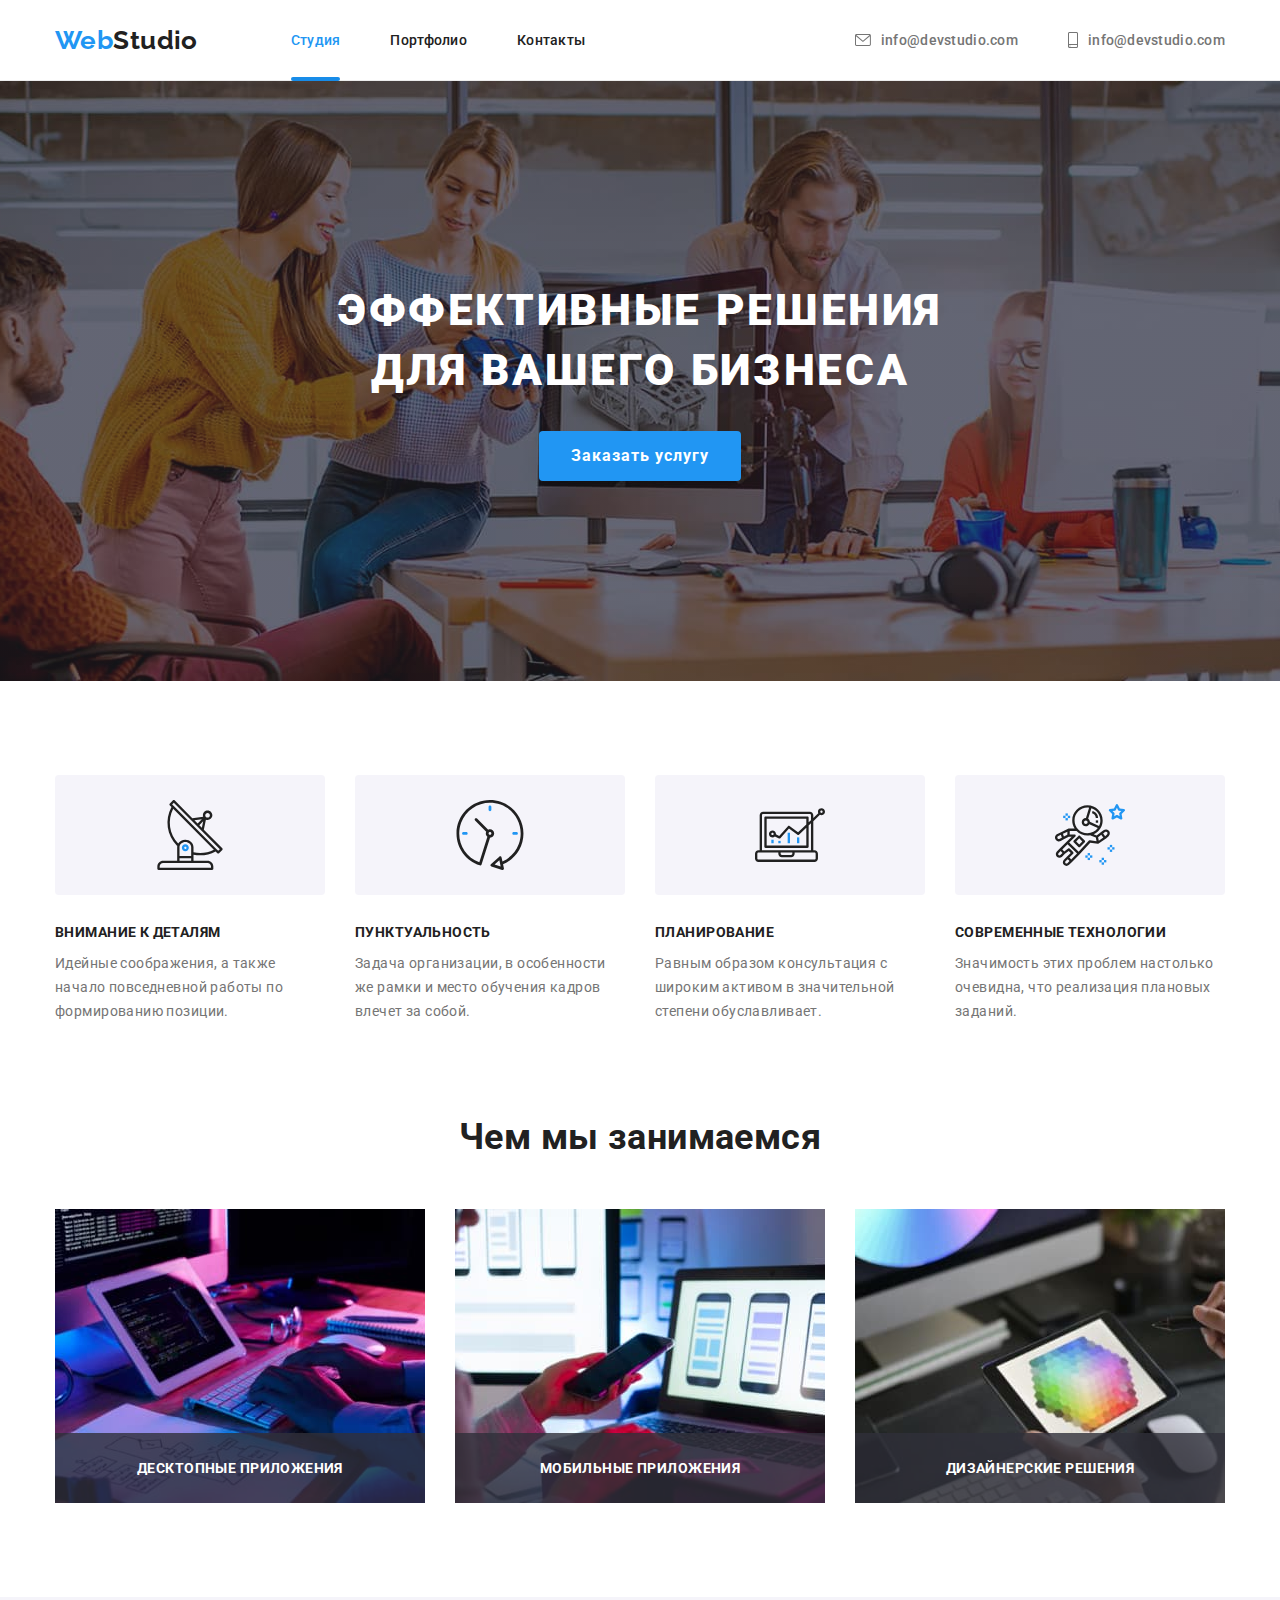
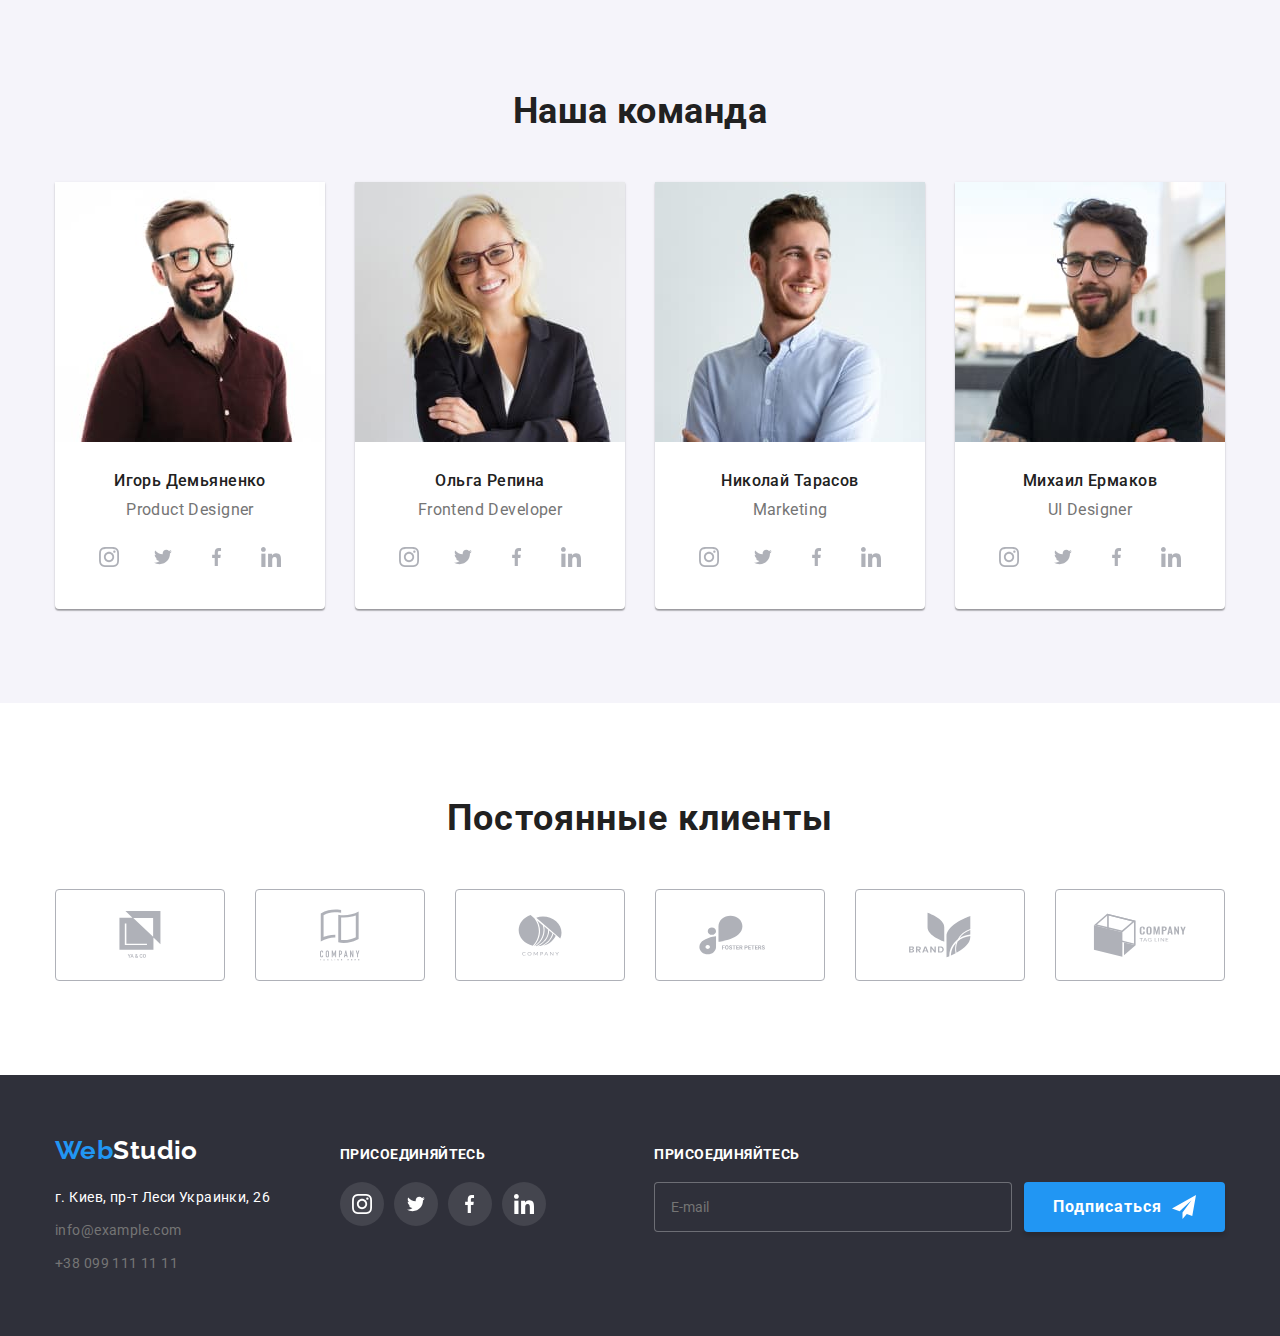
<file: index.html>
<!DOCTYPE html>
<html lang="ru">
  <head>
    <meta charset="UTF-8" />
    <meta http-equiv="X-UA-Compatible" content="IE=edge" />
    <meta name="viewport" content="width=device-width, initial-scale=1.0" />
    <link rel="preconnect" href="https://fonts.googleapis.com" />
    <link rel="preconnect" href="https://fonts.gstatic.com" crossorigin />
    <link
      href="https://fonts.googleapis.com/css2?family=Oleo+Script&family=Raleway:wght@700&family=Roboto:wght@400;500;700;900&display=swap"
      rel="stylesheet"
    />
    <title>Web Studio</title>
    <link
      rel="stylesheet"
      href="https://cdnjs.cloudflare.com/ajax/libs/modern-normalize/1.1.0/modern-normalize.min.css"
    />
    <link rel="stylesheet" href="./css/style.css" />
  </head>
  <body>
    <header class="header">
      <div class="container">
        <div class="nav-container">
          <nav class="header-nav">
            <a href="index.html" class="logo"
              >Web<span class="logo-span">Studio</span></a
            >
            <ul class="header-list">
              <li class="item">
                <a href="./index.html" class="current header-link">Студия</a>
              </li>
              <li class="item">
                <a href="./portfolio.html" class="header-link">Портфолио</a>
              </li>
              <li class="item">
                <a href="" class="header-link">Контакты</a>
              </li>
            </ul>
          </nav>
          <ul class="header-contact-list">
            <li class="header-contact-list-item">
              <a href="mailto:info@devstudio.com" class="header-contact-link">
                <svg
                  class="header-contact-list-icon-mail"
                  width="16px"
                  height="12px"
                >
                  <use href="./images/icons-defs.svg#icon-mail"></use>
                </svg>

                info@devstudio.com</a
              >
            </li>
            <li class="header-contact-list-item">
              <a href="tel:+380991111111" class="header-contact-link">
                <svg
                  class="header-contact-list-icon-smartphone"
                  width="10px"
                  height="16px"
                >
                  <use href="./images/icons-defs.svg#icon-smartphone"></use>
                </svg>

                info@devstudio.com</a
              >
            </li>
          </ul>
        </div>
      </div>
    </header>
    <main>
      <section class="hero-container">
        <div class="container">
          <h1 class="hero-main-text">Эффективные решения для вашего бизнеса</h1>
          <button class="hero-btn" data-modal-open>Заказать услугу</button>
        </div>
      </section>
      <section class="section">
        <div class="container">
          <h2 class="dignity-main-text visually-hidden">Наши достоинства</h2>
          <ul class="dignity-list">
            <li class="dignity-list-item dignity-list-item-icon details">
              <h3 class="dignity-article-text">Внимание к деталям</h3>
              <p class="dignity-description-text">
                Идейные соображения, а также начало повседневной работы по
                формированию позиции.
              </p>
            </li>
            <li class="dignity-list-item dignity-list-item-icon punctuality">
              <h3 class="dignity-article-text">Пунктуальность</h3>
              <p class="dignity-description-text">
                Задача организации, в особенности же рамки и место обучения
                кадров влечет за собой.
              </p>
            </li>
            <li class="dignity-list-item dignity-list-item-icon planning">
              <h3 class="dignity-article-text">Планирование</h3>
              <p class="dignity-description-text">
                Равным образом консультация с широким активом в значительной
                степени обуславливает.
              </p>
            </li>
            <li class="dignity-list-item dignity-list-item-icon technology">
              <h3 class="dignity-article-text">Современные технологии</h3>
              <p class="dignity-description-text">
                Значимость этих проблем настолько очевидна, что реализация
                плановых заданий.
              </p>
            </li>
          </ul>
        </div>
      </section>
      <section class="occupation section">
        <div class="container">
          <h2 class="occupation-main-text">Чем мы занимаемся</h2>
          <ul class="occupation-list">
            <li class="occupation-list-item">
              <img
                class=""
                src="./images/img_1.jpg"
                alt="Картинка 1"
                width="370"
                height="294"
              />
              <div class="occupation-list-description-pl">
                <p class="occupation-list-description-pl-text">
                  Десктопные приложения
                </p>
              </div>
            </li>

            <li class="occupation-list-item">
              <img
                class=""
                src="./images/img_2.jpg"
                alt="Картинка 2"
                width="370"
                height="294"
              />
              <div class="occupation-list-description-pl">
                <p class="occupation-list-description-pl-text">
                  Мобильные приложения
                </p>
              </div>
            </li>
            <li class="occupation-list-item">
              <img
                class=""
                src="./images/img_3.jpg"
                alt="Картинка 3"
                width="370"
                height="294"
              />
              <div class="occupation-list-description-pl">
                <p class="occupation-list-description-pl-text">
                  Дизайнерские решения
                </p>
              </div>
            </li>
          </ul>
        </div>
      </section>
      <section class="team section">
        <div class="container">
          <h2 class="team-main-text">Наша команда</h2>
          <ul class="team-list">
            <li class="team-item">
              <img
                src="./images/ihor.jpg"
                alt="Фото Игорь Демьяненко"
                width="270"
              />
              <h3 class="team-name-text">Игорь Демьяненко</h3>
              <p class="team-position-text">Product Designer</p>
              <ul class="team-social-box">
                <li class="team-social-box-item">
                  <button class="team-social-button">
                    <svg
                      class="team-social-button-icon"
                      width="20px"
                      height="20px"
                    >
                      <use href="./images/icons-defs.svg#icon-instagram"></use>
                    </svg>
                  </button>
                </li>
                <li class="team-social-box-item">
                  <button class="team-social-button">
                    <svg
                      class="team-social-button-icon"
                      width="20px"
                      height="16px"
                    >
                      <use href="./images/icons-defs.svg#icon-twitter"></use>
                    </svg>
                  </button>
                </li>
                <li class="team-social-box-item">
                  <button class="team-social-button">
                    <svg
                      class="team-social-button-icon"
                      width="10px"
                      height="20px"
                    >
                      <use href="./images/icons-defs.svg#icon-facebook"></use>
                    </svg>
                  </button>
                </li>
                <li class="team-social-box-item">
                  <button class="team-social-button">
                    <svg
                      class="team-social-button-icon"
                      width="20px"
                      height="20px"
                    >
                      <use href="./images/icons-defs.svg#icon-indesign"></use>
                    </svg>
                  </button>
                </li>
              </ul>
            </li>

            <li class="team-item">
              <img
                src="./images/olha.jpg"
                alt="Фото Ольга Репина"
                width="270"
              />
              <h3 class="team-name-text">Ольга Репина</h3>
              <p class="team-position-text">Frontend Developer</p>
              <ul class="team-social-box">
                <li class="team-social-box-item">
                  <button class="team-social-button">
                    <svg
                      class="team-social-button-icon"
                      width="20px"
                      height="20px"
                    >
                      <use href="./images/icons-defs.svg#icon-instagram"></use>
                    </svg>
                  </button>
                </li>
                <li class="team-social-box-item">
                  <button class="team-social-button">
                    <svg
                      class="team-social-button-icon"
                      width="20px"
                      height="16px"
                    >
                      <use href="./images/icons-defs.svg#icon-twitter"></use>
                    </svg>
                  </button>
                </li>
                <li class="team-social-box-item">
                  <button class="team-social-button">
                    <svg
                      class="team-social-button-icon"
                      width="10px"
                      height="20px"
                    >
                      <use href="./images/icons-defs.svg#icon-facebook"></use>
                    </svg>
                  </button>
                </li>
                <li class="team-social-box-item">
                  <button class="team-social-button">
                    <svg
                      class="team-social-button-icon"
                      width="20px"
                      height="20px"
                    >
                      <use href="./images/icons-defs.svg#icon-indesign"></use>
                    </svg>
                  </button>
                </li>
              </ul>
            </li>
            <li class="team-item">
              <img
                src="./images/nikolay.jpg"
                alt="Фото Николай Тарасов"
                width="270"
              />
              <h3 class="team-name-text">Николай Тарасов</h3>
              <p class="team-position-text">Marketing</p>
              <ul class="team-social-box">
                <li class="team-social-box-item">
                  <button class="team-social-button">
                    <svg
                      class="team-social-button-icon"
                      width="20px"
                      height="20px"
                    >
                      <use href="./images/icons-defs.svg#icon-instagram"></use>
                    </svg>
                  </button>
                </li>
                <li class="team-social-box-item">
                  <button class="team-social-button">
                    <svg
                      class="team-social-button-icon"
                      width="20px"
                      height="16px"
                    >
                      <use href="./images/icons-defs.svg#icon-twitter"></use>
                    </svg>
                  </button>
                </li>
                <li class="team-social-box-item">
                  <button class="team-social-button">
                    <svg
                      class="team-social-button-icon"
                      width="10px"
                      height="20px"
                    >
                      <use href="./images/icons-defs.svg#icon-facebook"></use>
                    </svg>
                  </button>
                </li>
                <li class="team-social-box-item">
                  <button class="team-social-button">
                    <svg
                      class="team-social-button-icon"
                      width="20px"
                      height="20px"
                    >
                      <use href="./images/icons-defs.svg#icon-indesign"></use>
                    </svg>
                  </button>
                </li>
              </ul>
            </li>
            <li class="team-item">
              <img
                src="./images/mihail.jpg"
                alt="Фото Михаил Ермаков"
                width="270"
              />
              <h3 class="team-name-text">Михаил Ермаков</h3>
              <p class="team-position-text">UI Designer</p>
              <ul class="team-social-box">
                <li class="team-social-box-item">
                  <button class="team-social-button">
                    <svg
                      class="team-social-button-icon"
                      width="20px"
                      height="20px"
                    >
                      <use href="./images/icons-defs.svg#icon-instagram"></use>
                    </svg>
                  </button>
                </li>
                <li class="team-social-box-item">
                  <button class="team-social-button">
                    <svg
                      class="team-social-button-icon"
                      width="20px"
                      height="16px"
                    >
                      <use href="./images/icons-defs.svg#icon-twitter"></use>
                    </svg>
                  </button>
                </li>
                <li class="team-social-box-item">
                  <button class="team-social-button">
                    <svg
                      class="team-social-button-icon"
                      width="10px"
                      height="20px"
                    >
                      <use href="./images/icons-defs.svg#icon-facebook"></use>
                    </svg>
                  </button>
                </li>
                <li class="team-social-box-item">
                  <button class="team-social-button">
                    <svg
                      class="team-social-button-icon"
                      width="20px"
                      height="20px"
                    >
                      <use href="./images/icons-defs.svg#icon-indesign"></use>
                    </svg>
                  </button>
                </li>
              </ul>
            </li>
          </ul>
        </div>
      </section>
      <section class="clients section">
        <div class="container">
          <h2 class="clients-main-text">Постоянные клиенты</h2>
          <ul class="clients-list">
            <li class="clients-list-item">
              <a href="" class="clients-list-item-button">
                <svg
                  class="clients-list-item-button-icon"
                  width="42px"
                  height="47px"
                >
                  <use href="./images/icons-defs.svg#icon-yaco"></use>
                </svg>
              </a>
            </li>
            <li class="clients-list-item">
              <a href="" class="clients-list-item-button">
                <svg
                  class="clients-list-item-button-icon"
                  width="40px"
                  height="52px"
                >
                  <use href="./images/icons-defs.svg#icon-tagline"></use>
                </svg>
              </a>
            </li>
            <li class="clients-list-item">
              <a href="" class="clients-list-item-button">
                <svg
                  class="clients-list-item-button-icon"
                  width="44px"
                  height="42px"
                >
                  <use href="./images/icons-defs.svg#icon-company"></use>
                </svg>
              </a>
            </li>
            <li class="clients-list-item">
              <a href="" class="clients-list-item-button">
                <svg
                  class="clients-list-item-button-icon"
                  width="84px"
                  height="40px"
                >
                  <use href="./images/icons-defs.svg#icon-foster"></use>
                </svg>
              </a>
            </li>
            <li class="clients-list-item">
              <a href="" class="clients-list-item-button">
                <svg
                  class="clients-list-item-button-icon"
                  width="62px"
                  height="46px"
                >
                  <use href="./images/icons-defs.svg#icon-brand"></use>
                </svg>
              </a>
            </li>
            <li class="clients-list-item">
              <a href="" class="clients-list-item-button">
                <svg
                  class="clients-list-item-button-icon"
                  width="94px"
                  height="44px"
                >
                  <use href="./images/icons-defs.svg#icon-tag"></use>
                </svg>
              </a>
            </li>
          </ul>
        </div>
      </section>
    </main>

    <!-- Footer-->

    <footer class="footer">
      <div class="container footer-adress-box">
        <div>
          <a href="index.html" class="logo link"
            >Web<span class="footer-logo-span">Studio</span></a
          >
          <address class="adress-box">
            <ul>
              <li class="footer-list-item">
                <p class="footer-contact">г. Киев, пр-т Леси Украинки, 26</p>
              </li>
              <li class="footer-list-mail">
                <a
                  href="mailto:info@example.com"
                  class="footer-contact-link link"
                  >info@example.com</a
                >
              </li>
              <li class="list">
                <a href="tel:+380991111111" class="footer-contact-link link"
                  >+38 099 111 11 11</a
                >
              </li>
            </ul>
          </address>
        </div>
        <div class="footer-social-box">
          <p class="footer-social-text">присоединяйтесь</p>
          <ul class="footer-social-list">
            <li class="footer-social-box-item">
              <button class="footer-social-button">
                <svg
                  class="footer-social-button-icon"
                  width="20px"
                  height="20px"
                >
                  <use href="./images/icons-defs.svg#icon-instagram"></use>
                </svg>
              </button>
            </li>
            <li class="footer-social-box-item">
              <button class="footer-social-button">
                <svg
                  class="footer-social-button-icon"
                  width="20px"
                  height="16px"
                >
                  <use href="./images/icons-defs.svg#icon-twitter"></use>
                </svg>
              </button>
            </li>
            <li class="footer-social-box-item">
              <button class="footer-social-button">
                <svg
                  class="footer-social-button-icon"
                  width="10px"
                  height="20px"
                >
                  <use href="./images/icons-defs.svg#icon-facebook"></use>
                </svg>
              </button>
            </li>
            <li class="footer-social-box-item">
              <button class="footer-social-button">
                <svg
                  class="footer-social-button-icon"
                  width="20px"
                  height="20px"
                >
                  <use href="./images/icons-defs.svg#icon-indesign"></use>
                </svg>
              </button>
            </li>
          </ul>
        </div>

        <div class="footer-subscribe">
          <p class="footer-social-text">присоединяйтесь</p>

          <form class="footer-subscribe-form-field">
            <input
              type="email"
              name="email"
              id="email"
              placeholder="E-mail"
              class="footer-subscribe-form-input"
            />

            <button class="footer-subscribe-btn" data-modal-open>
              Подписаться
              <svg width="24px" height="24px" class="footer-subscribe-btn-icon">
                <use href="./images/icons-defs.svg#icon-icon-send"></use>
              </svg>
            </button>
          </form>
        </div>
      </div>
    </footer>

    <!-- Modal Box -->

    <div class="backdrop is-hidden" data-modal>
      <div class="modal">
        <button class="modal-close-btn" data-modal-close>
          <svg width="18px" height="18px">
            <use href="./images/icons-defs.svg#icon-close"></use>
          </svg>
        </button>

        <p class="modal-main-text">Оставьте свои данные, мы вам перезвоним</p>
        <form>
          <div class="form-field">
            <label for="name" class="form-field-lable"> Имя </label>
            <div class="form-field-focus-box">
              <input
                type="text"
                name="name"
                id="name"
                class="form-field-focus-box-input"
              />
              <svg class="form-field-icon">
                <use href="./images/icons-defs.svg#icon-person-ico"></use>
              </svg>
            </div>
          </div>

          <div class="form-field">
            <label for="tel" class="form-field-lable"> Телефон </label>
            <div class="form-field-focus-box">
              <input
                type="tel"
                name="tel"
                id="tel"
                class="form-field-focus-box-input"
                title="+380 (11) 111-11-11"
              />
              <svg class="form-field-icon">
                <use href="./images/icons-defs.svg#icon-phone-ico"></use>
              </svg>
            </div>
          </div>

          <div class="form-field">
            <label for="mail" class="form-field-lable"> Почта </label>
            <div class="form-field-focus-box">
              <input
                type="email"
                name="email"
                id="mail"
                required
                class="form-field-focus-box-input"
              />
              <svg class="form-field-icon">
                <use href="./images/icons-defs.svg#icon-email-ico"></use>
              </svg>
            </div>
          </div>

          <div class="form-field comment">
            <label for="comment" class="form-field-lable"> Комментарий </label>
            <textarea
              name="comment"
              id="comment"
              placeholder="Введите текст"
            ></textarea>
          </div>
          <div class="form-agreement">
            <label
              ><input type="checkbox" class="check-input" /> Соглашаюсь с
              рассылкой и принимаю&nbsp;
              <svg class="check-icon">
                <use href="images/icons-defs.svg#icon-check"></use>
              </svg>
              <a href="">Условия договора</a>
            </label>
          </div>

          <button class="modal-btn">Отправить</button>
        </form>
      </div>
    </div>
    <script src="./js/modal.js"></script>
  </body>
</html>
</file>
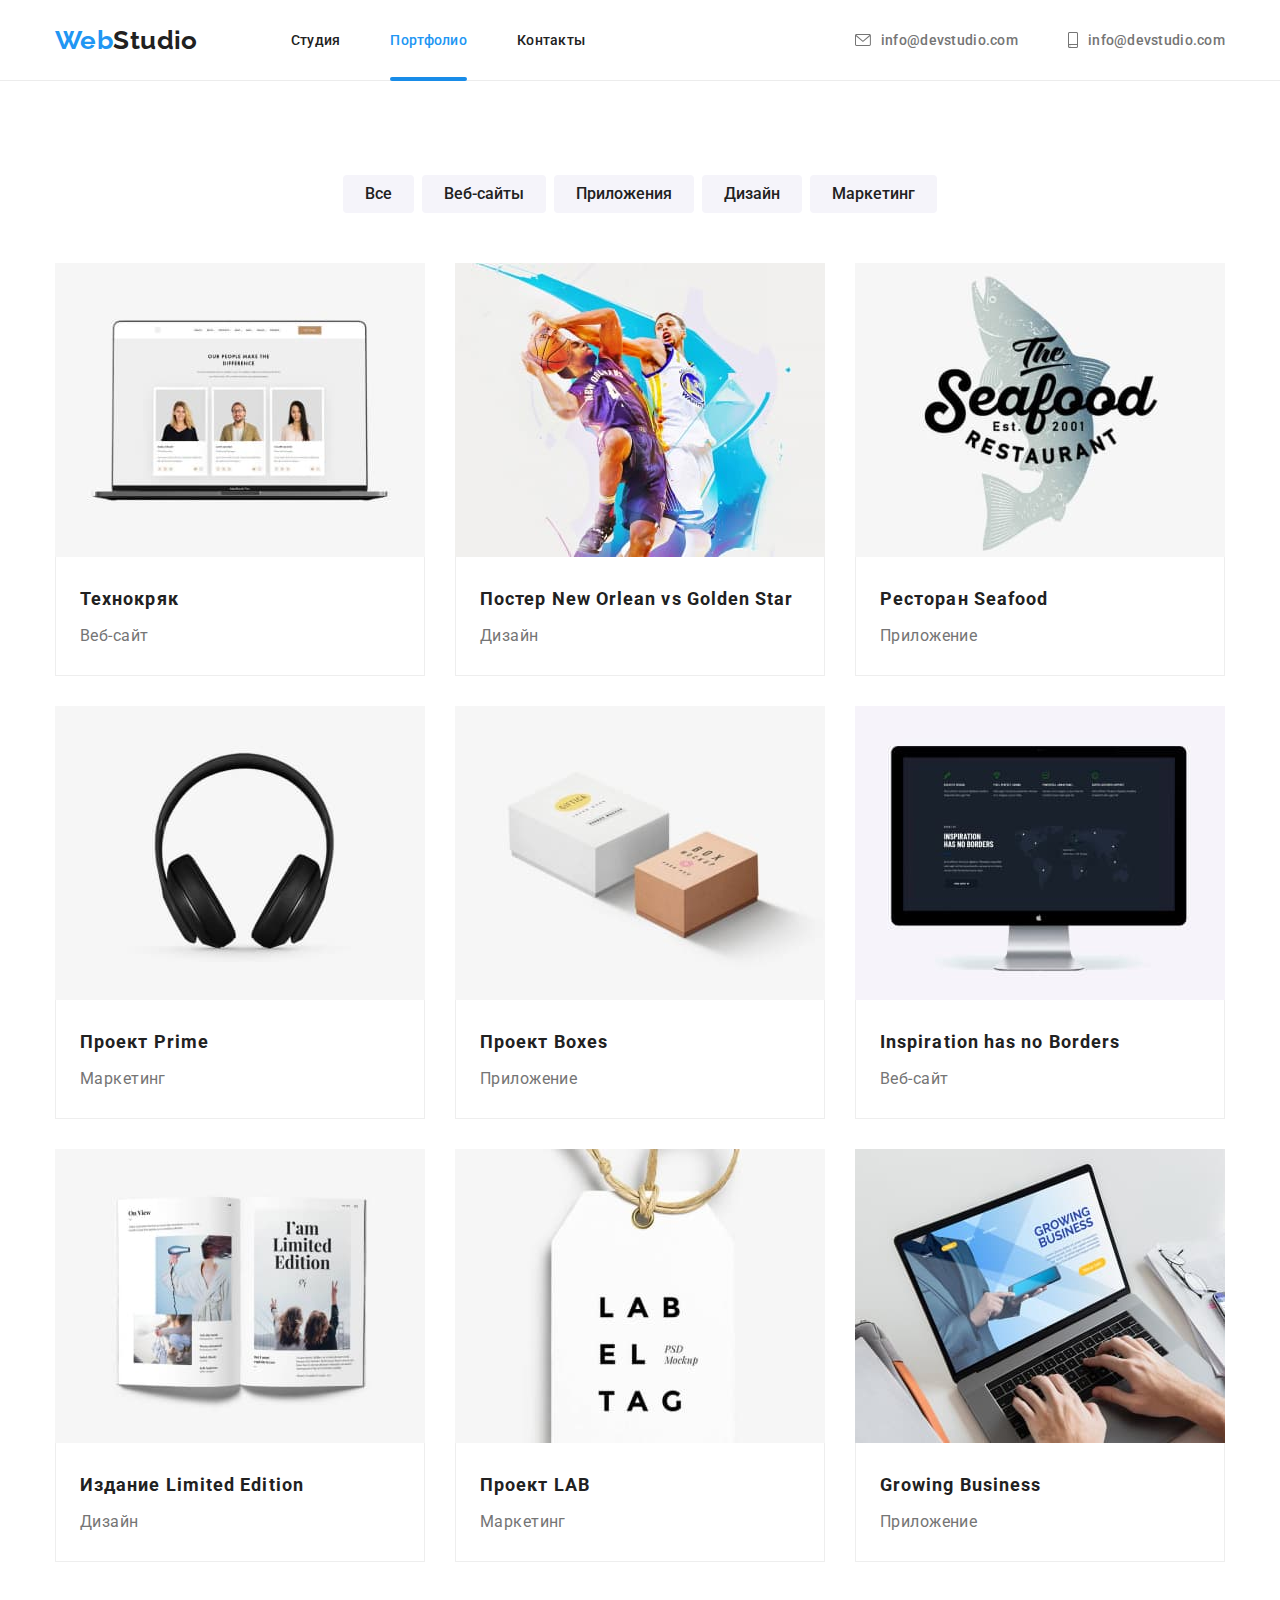
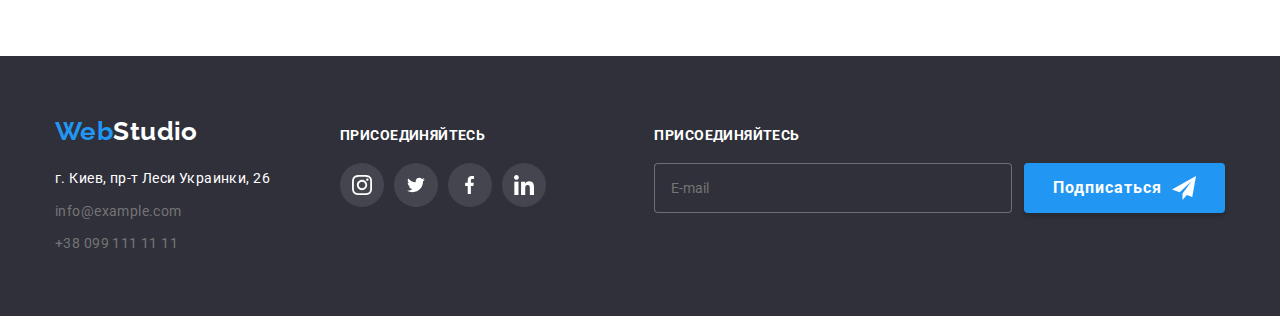
<file: portfolio.html>
<!DOCTYPE html>
<html lang="ru">
  <head>
    <meta charset="UTF-8" />
    <meta http-equiv="X-UA-Compatible" content="IE=edge" />
    <meta name="viewport" content="width=device-width, initial-scale=1.0" />
    <link rel="preconnect" href="https://fonts.googleapis.com" />
    <link rel="preconnect" href="https://fonts.gstatic.com" crossorigin />
    <link
      href="https://fonts.googleapis.com/css2?family=Oleo+Script&family=Raleway:wght@700&family=Roboto:wght@400;500;700;900&display=swap"
      rel="stylesheet"
    />
    <title>Web Studio</title>
    <link
      rel="stylesheet"
      href="https://cdnjs.cloudflare.com/ajax/libs/modern-normalize/1.1.0/modern-normalize.min.css"
    />
    <link rel="stylesheet" href="./css/style.css" />
  </head>
  <body>
    <header class="header">
      <div class="container">
        <div class="nav-container">
          <nav class="header-nav">
            <a href="index.html" class="logo"
              >Web<span class="logo-span">Studio</span></a
            >
            <ul class="header-list">
              <li class="item">
                <a href="./index.html" class="header-link">Студия</a>
              </li>
              <li class="item">
                <a href="./portfolio.html" class="current header-link"
                  >Портфолио</a
                >
              </li>
              <li class="item">
                <a href="" class="header-link">Контакты</a>
              </li>
            </ul>
          </nav>
          <ul class="header-contact-list">
            <li class="header-contact-list-item">
              <a href="mailto:info@devstudio.com" class="header-contact-link">
                <svg
                  class="header-contact-list-icon-mail"
                  width="16px"
                  height="12px"
                >
                  <use href="./images/icons-defs.svg#icon-mail"></use>
                </svg>

                info@devstudio.com</a
              >
            </li>
            <li class="header-contact-list-item">
              <a href="tel:+380991111111" class="header-contact-link">
                <svg
                  class="header-contact-list-icon-smartphone"
                  width="10px"
                  height="16px"
                >
                  <use href="./images/icons-defs.svg#icon-smartphone"></use>
                </svg>

                info@devstudio.com</a
              >
            </li>
          </ul>
        </div>
      </div>
    </header>
    <main>
      <section class="section">
        <div class="container">
          <h1 class="visually-hidden">Наши работы</h1>

          <ul class="portfolio-list-nav">
            <li class="portfolio-list-nav-item">
              <button class="portfolio-btn">Все</button>
            </li>
            <li class="portfolio-list-nav-item">
              <button class="portfolio-btn">Веб-сайты</button>
            </li>
            <li class="portfolio-list-nav-item">
              <button class="portfolio-btn">Приложения</button>
            </li>
            <li class="portfolio-list-nav-item">
              <button class="portfolio-btn">Дизайн</button>
            </li>
            <li class="portfolio-list-nav-item">
              <button class="portfolio-btn">Маркетинг</button>
            </li>
          </ul>

          <ul class="portfolio-list">
            <li class="portfolio-list-item">
              <a href="" class="portfolio-list-item-link">
                <div class="portfolio-list-item-pl-box">
                  <div class="portfolio-list-item-pl">
                    <p class="portfolio-list-item-text">
                      Ресурс предлагает комплексные предложения с разным уровнем
                      функционала и сервисов. Все это позволит посетителю
                      получить исчерпывающие сведения  о компании или частном
                      лице.
                    </p>
                  </div>
                </div>
                <img
                  class=""
                  src="./images/portfolio/techno_kr.jpg"
                  alt="Технокряк"
                  width="370"
                  height="294"
                />

                <div class="portfolio-list-item-description">
                  <h2 class="portfolio-work-name">Технокряк</h2>
                  <p class="portfolio-description">Веб-сайт</p>
                </div>
              </a>
            </li>
            <li class="portfolio-list-item">
              <a href="" class="portfolio-list-item-link">
                <div class="portfolio-list-item-pl-box">
                  <div class="portfolio-list-item-pl">
                    <p class="portfolio-list-item-text">
                      Ресурс предлагает комплексные предложения с разным уровнем
                      функционала и сервисов. Все это позволит посетителю
                      получить исчерпывающие сведения  о компании или частном
                      лице.
                    </p>
                  </div>
                </div>
                <img
                  class=""
                  src="./images/portfolio/new_orlean_vs_golden_star.jpg"
                  alt="New Orlean vs Golden Star"
                />
                <div class="portfolio-list-item-description">
                  <h2 class="portfolio-work-name">
                    Постер New Orlean vs Golden Star
                  </h2>
                  <p class="portfolio-description">Дизайн</p>
                </div>
              </a>
            </li>
            <li class="portfolio-list-item">
              <a href="" class="portfolio-list-item-link">
                <div class="portfolio-list-item-pl-box">
                  <div class="portfolio-list-item-pl">
                    <p class="portfolio-list-item-text">
                      Ресурс предлагает комплексные предложения с разным уровнем
                      функционала и сервисов. Все это позволит посетителю
                      получить исчерпывающие сведения  о компании или частном
                      лице.
                    </p>
                  </div>
                </div>
                <img
                  class=""
                  src="./images/portfolio/seafood.jpg"
                  alt="Seafood"
                  width="370"
                  height="294"
                />
                <div class="portfolio-list-item-description">
                  <h2 class="portfolio-work-name">Ресторан Seafood</h2>
                  <p class="portfolio-description">Приложение</p>
                </div>
              </a>
            </li>
            <li class="portfolio-list-item">
              <a href="" class="portfolio-list-item-link">
                <div class="portfolio-list-item-pl-box">
                  <div class="portfolio-list-item-pl">
                    <p class="portfolio-list-item-text">
                      Ресурс предлагает комплексные предложения с разным уровнем
                      функционала и сервисов. Все это позволит посетителю
                      получить исчерпывающие сведения  о компании или частном
                      лице.
                    </p>
                  </div>
                </div>
                <img
                  class=""
                  src="./images/portfolio/prime.jpg"
                  alt="Prime"
                  width="370"
                  height="294"
                />
                <div class="portfolio-list-item-description">
                  <h2 class="portfolio-work-name">Проект Prime</h2>
                  <p class="portfolio-description">Маркетинг</p>
                </div>
              </a>
            </li>
            <li class="portfolio-list-item">
              <a href="" class="portfolio-list-item-link">
                <div class="portfolio-list-item-pl-box">
                  <div class="portfolio-list-item-pl">
                    <p class="portfolio-list-item-text">
                      Ресурс предлагает комплексные предложения с разным уровнем
                      функционала и сервисов. Все это позволит посетителю
                      получить исчерпывающие сведения  о компании или частном
                      лице.
                    </p>
                  </div>
                </div>
                <img
                  class=""
                  src="./images/portfolio/boxes.jpg"
                  alt="Boxes"
                  width="370"
                  height="294"
                />
                <div class="portfolio-list-item-description">
                  <h2 class="portfolio-work-name">Проект Boxes</h2>
                  <p class="portfolio-description">Приложение</p>
                </div>
              </a>
            </li>
            <li class="portfolio-list-item">
              <a href="" class="portfolio-list-item-link">
                <div class="portfolio-list-item-pl-box">
                  <div class="portfolio-list-item-pl">
                    <p class="portfolio-list-item-text">
                      Ресурс предлагает комплексные предложения с разным уровнем
                      функционала и сервисов. Все это позволит посетителю
                      получить исчерпывающие сведения  о компании или частном
                      лице.
                    </p>
                  </div>
                </div>
                <img
                  class=""
                  src="./images/portfolio/inspiration_has_no_borders.jpg"
                  alt="Inspiration has no Borders"
                  width="370"
                  height="294"
                />
                <div class="portfolio-list-item-description">
                  <h2 class="portfolio-work-name">
                    Inspiration has no Borders
                  </h2>
                  <p class="portfolio-description">Веб-сайт</p>
                </div>
              </a>
            </li>
            <li class="portfolio-list-item">
              <a href="" class="portfolio-list-item-link">
                <div class="portfolio-list-item-pl-box">
                  <div class="portfolio-list-item-pl">
                    <p class="portfolio-list-item-text">
                      Ресурс предлагает комплексные предложения с разным уровнем
                      функционала и сервисов. Все это позволит посетителю
                      получить исчерпывающие сведения  о компании или частном
                      лице.
                    </p>
                  </div>
                </div>
                <img
                  class=""
                  src="./images/portfolio/limited_edition.jpg"
                  alt="Limited Edition"
                  width="370"
                  height="294"
                />
                <div class="portfolio-list-item-description">
                  <h2 class="portfolio-work-name">Издание Limited Edition</h2>
                  <p class="portfolio-description">Дизайн</p>
                </div>
              </a>
            </li>

            <li class="portfolio-list-item">
              <a href="" class="portfolio-list-item-link">
                <div class="portfolio-list-item-pl-box">
                  <div class="portfolio-list-item-pl">
                    <p class="portfolio-list-item-text">
                      Ресурс предлагает комплексные предложения с разным уровнем
                      функционала и сервисов. Все это позволит посетителю
                      получить исчерпывающие сведения  о компании или частном
                      лице.
                    </p>
                  </div>
                </div>
                <img
                  class=""
                  src="./images/portfolio/lab.jpg"
                  alt="LAB"
                  width="370"
                  height="294"
                />
                <div class="portfolio-list-item-description">
                  <h2 class="portfolio-work-name">Проект LAB</h2>
                  <p class="portfolio-description">Маркетинг</p>
                </div>
              </a>
            </li>
            <li class="portfolio-list-item">
              <a href="" class="portfolio-list-item-link">
                <div class="portfolio-list-item-pl-box">
                  <div class="portfolio-list-item-pl">
                    <p class="portfolio-list-item-text">
                      Ресурс предлагает комплексные предложения с разным уровнем
                      функционала и сервисов. Все это позволит посетителю
                      получить исчерпывающие сведения  о компании или частном
                      лице.
                    </p>
                  </div>
                </div>
                <img
                  class=""
                  src="./images/portfolio/growing_business.jpg"
                  alt="Growing Business"
                  width="370"
                  height="294"
                />
                <div class="portfolio-list-item-description">
                  <h2 class="portfolio-work-name">Growing Business</h2>
                  <p class="portfolio-description">Приложение</p>
                </div>
              </a>
            </li>
          </ul>
        </div>
      </section>
    </main>
    <!-- Footer-->

    <footer class="footer">
      <div class="container footer-adress-box">
        <div>
          <a href="index.html" class="logo link"
            >Web<span class="footer-logo-span">Studio</span></a
          >
          <address class="adress-box">
            <ul>
              <li class="footer-list-item">
                <p class="footer-contact">г. Киев, пр-т Леси Украинки, 26</p>
              </li>
              <li class="footer-list-mail">
                <a
                  href="mailto:info@example.com"
                  class="footer-contact-link link"
                  >info@example.com</a
                >
              </li>
              <li class="list">
                <a href="tel:+380991111111" class="footer-contact-link link"
                  >+38 099 111 11 11</a
                >
              </li>
            </ul>
          </address>
        </div>
        <div class="footer-social-box">
          <p class="footer-social-text">присоединяйтесь</p>
          <ul class="footer-social-list">
            <li class="footer-social-box-item">
              <button class="footer-social-button">
                <svg
                  class="footer-social-button-icon"
                  width="20px"
                  height="20px"
                >
                  <use href="./images/icons-defs.svg#icon-instagram"></use>
                </svg>
              </button>
            </li>
            <li class="footer-social-box-item">
              <button class="footer-social-button">
                <svg
                  class="footer-social-button-icon"
                  width="20px"
                  height="16px"
                >
                  <use href="./images/icons-defs.svg#icon-twitter"></use>
                </svg>
              </button>
            </li>
            <li class="footer-social-box-item">
              <button class="footer-social-button">
                <svg
                  class="footer-social-button-icon"
                  width="10px"
                  height="20px"
                >
                  <use href="./images/icons-defs.svg#icon-facebook"></use>
                </svg>
              </button>
            </li>
            <li class="footer-social-box-item">
              <button class="footer-social-button">
                <svg
                  class="footer-social-button-icon"
                  width="20px"
                  height="20px"
                >
                  <use href="./images/icons-defs.svg#icon-indesign"></use>
                </svg>
              </button>
            </li>
          </ul>
        </div>

        <div class="footer-subscribe">
          <p class="footer-social-text">присоединяйтесь</p>

          <form class="footer-subscribe-form-field">
            <input
              type="email"
              name="email"
              id="email"
              placeholder="E-mail"
              class="footer-subscribe-form-input"
            />

            <button class="footer-subscribe-btn" data-modal-open>
              Подписаться
              <svg width="24px" height="24px" class="footer-subscribe-btn-icon">
                <use href="./images/icons-defs.svg#icon-icon-send"></use>
              </svg>
            </button>
          </form>
        </div>
      </div>
    </footer>
  </body>
</html>
</file>
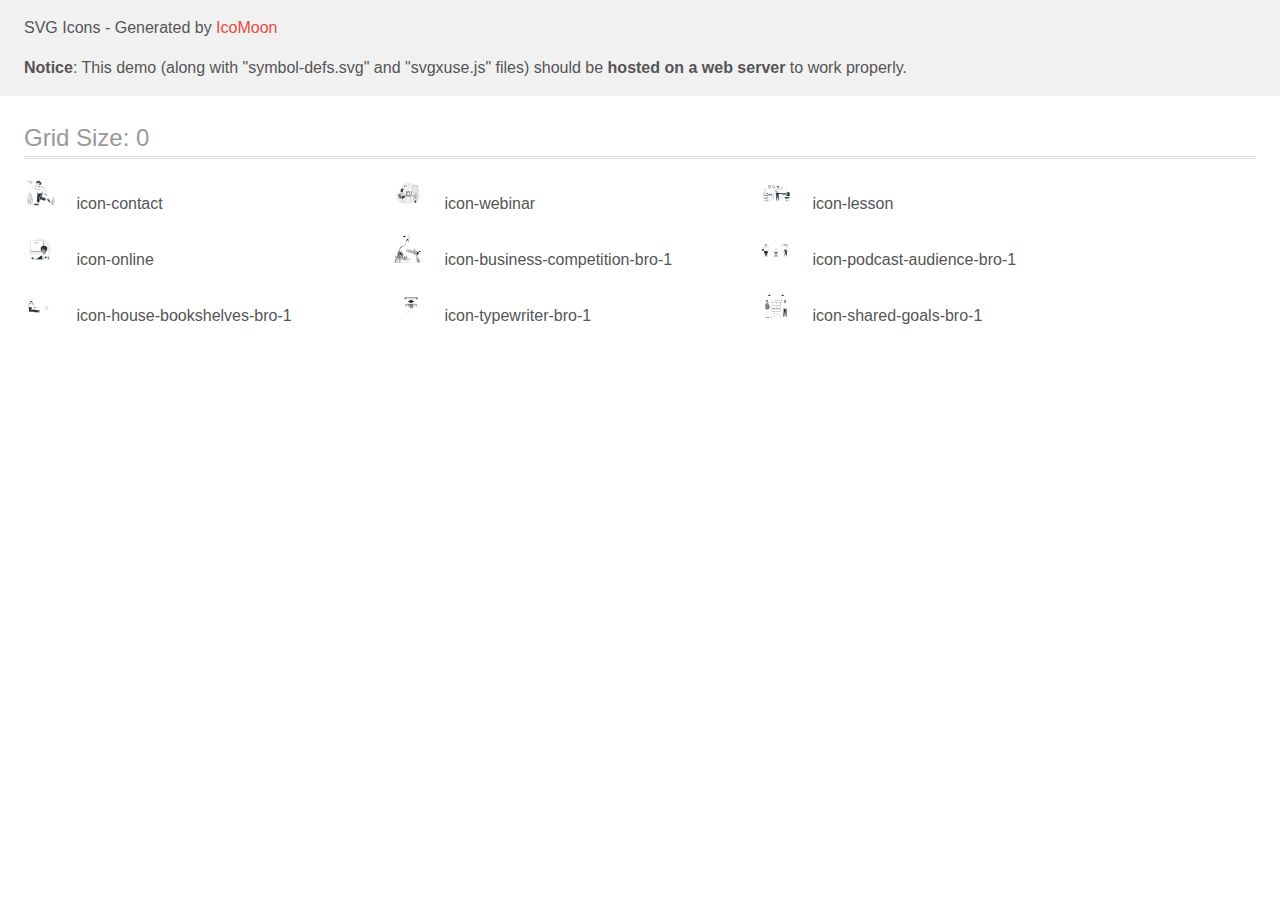
<file: images/icomoon_images/demo-external-svg.html>
<!doctype html>
<html>
<head>
    <title>IcoMoon - SVG Icons</title>
    <meta charset="utf-8">
    <meta name="viewport" content="width=device-width, initial-scale=1">
    <link rel="stylesheet" href="demo-files/demo.css">
    <link rel="stylesheet" href="style.css">
</head>
<body>
<header class="bgc1 clearfix">
<div class="mhl">
    <p>SVG Icons - Generated by <a href="https://icomoon.io/app">IcoMoon</a></p><p><strong>Notice</strong>: This demo (along with "symbol-defs.svg" and "svgxuse.js" files) should be <b>hosted on a web server</b> to work properly.</p>
</div>
</header>
    <div class="clearfix mhl ptl">
        <h1 class="mvm mtn fgc1">Grid Size: 0</h1>
        <div class="glyph fs1">
            <div class="clearfix pbs">
                <svg class="icon icon-contact"><use xlink:href="symbol-defs.svg#icon-contact"></use></svg><span class="name"> icon-contact</span>
            </div>
        </div>
        <div class="glyph fs1">
            <div class="clearfix pbs">
                <svg class="icon icon-webinar"><use xlink:href="symbol-defs.svg#icon-webinar"></use></svg><span class="name"> icon-webinar</span>
            </div>
        </div>
        <div class="glyph fs1">
            <div class="clearfix pbs">
                <svg class="icon icon-lesson"><use xlink:href="symbol-defs.svg#icon-lesson"></use></svg><span class="name"> icon-lesson</span>
            </div>
        </div>
        <div class="glyph fs1">
            <div class="clearfix pbs">
                <svg class="icon icon-online"><use xlink:href="symbol-defs.svg#icon-online"></use></svg><span class="name"> icon-online</span>
            </div>
        </div>
        <div class="glyph fs1">
            <div class="clearfix pbs">
                <svg class="icon icon-business-competition-bro-1"><use xlink:href="symbol-defs.svg#icon-business-competition-bro-1"></use></svg><span class="name"> icon-business-competition-bro-1</span>
            </div>
        </div>
        <div class="glyph fs1">
            <div class="clearfix pbs">
                <svg class="icon icon-podcast-audience-bro-1"><use xlink:href="symbol-defs.svg#icon-podcast-audience-bro-1"></use></svg><span class="name"> icon-podcast-audience-bro-1</span>
            </div>
        </div>
        <div class="glyph fs1">
            <div class="clearfix pbs">
                <svg class="icon icon-house-bookshelves-bro-1"><use xlink:href="symbol-defs.svg#icon-house-bookshelves-bro-1"></use></svg><span class="name"> icon-house-bookshelves-bro-1</span>
            </div>
        </div>
        <div class="glyph fs1">
            <div class="clearfix pbs">
                <svg class="icon icon-typewriter-bro-1"><use xlink:href="symbol-defs.svg#icon-typewriter-bro-1"></use></svg><span class="name"> icon-typewriter-bro-1</span>
            </div>
        </div>
        <div class="glyph fs1">
            <div class="clearfix pbs">
                <svg class="icon icon-shared-goals-bro-1"><use xlink:href="symbol-defs.svg#icon-shared-goals-bro-1"></use></svg><span class="name"> icon-shared-goals-bro-1</span>
            </div>
        </div>
  </div>
<script defer src="svgxuse.js"></script>
</body>
</html>
</file>
<file: css/style.css>
:root {
  --body-bg-color: #ffffff;
  --body-text-color: #212121;
  --logo-color: #2196f3;
  --active-color: #2196f3;
  --logo-span-color: #212121;
  --header-link-color: #212121;
  --header-link-active-color: #2196f3;
  --header-contact-link-active-color: #2196f3;
  --header-contact-link-color: #757575;
  --header-contact-list-icon-color: #757575;
  --header-link-current-color: #2196f3;
  --hero-bg-color: #2f303a;
  --hero-btn-text-color: #ffffff;
  --hero-btn-bg-color: #2196f3;
  --hero-btn-active-color: #188ce8;
  --hero-main-text-color: #ffffff;
  --dignity-article-text-color: #212121;
  --dignity-description-text-color: #757575;
  --occupation-main-text-color: #212121;
  --team-bg-color: #f5f4fa;
  --team-main-text-color: #212121;
  --team-item-color: #ffffff;
  --team-name-text-color: #212121;
  --team-position-text-color: #757575;
  --team-social-button-color: #afb1b8;
  --team-social-button-bg-color: #ffffff;
  --team-social-button-active-color: #ffffff;
  --portfolio-btn-text-color: #212121;
  --portfolio-btn-bg-color: #f5f4fa;
  --portfolio-btn-active-color: #ffffff;
  --portfolio-btn-bg-active-color: #2196f3;
  --portfolio-work-name-color: #212121;
  --portfolio-description-color: #757575;
  --portfolio-list-item-bg-color: #ffffff;
  --portfolio-list-item-description-border-color: #eeeeee;
  --clients-list-item-button-color: #afb1b8;
  --clients-list-item-button-border-color: #afb1b8;
  --clients-list-item-button-bg-color: #ffffff;
  --clients-list-item-button-active-border-color: #188ce8;
  --footer-bg-color: #2f303a;
  --footer-contact-color: #ffffff;
  --footer-logo-span-color: #ffffff;
  --footer-contact-link-color: rgba(255, 255, 255, 0.6);
  --footer-contact-link-active-color: #2196f3;
  --footer-social-text-color: #ffffff;
  --footer-social-text-button-color: #ffffff;
  --footer-social-button-active-color: #2196f3;
  --timing-function: cubic-bezier(0.4, 0, 0.2, 1);
}

html {
  box-sizing: border-box;
}

body {
  font-family: "Roboto", Tahoma, sans-serif;
  color: var(--body-text-color);
  background-color: var(--body-bg-color);
  font-size: 14px;
  letter-spacing: 0.03em;
}

ul,
ul,
a {
  list-style: none;
  text-decoration: none;
  margin: 0;
  padding: 0;
}
h1,
h2,
h3,
h4,
h5,
h6,
p {
  margin: 0;
  padding: 0;
}

img {
  display: block;
  min-width: 100%;
  height: auto;
}

.link {
  text-decoration: none;
}

.list {
  list-style: none;
}

.active {
  color: var(--active-color);
}

.section {
  padding-top: 94px;
  padding-bottom: 94px;
}

.header {
  border-bottom: 1px solid #ececec;
}

.container {
  width: 1200px;
  margin-right: auto;
  margin-left: auto;
  padding-right: 15px;
  padding-left: 15px;
}

.nav-container {
  display: flex;
  align-items: center;
  height: 80px;
}

.logo-box {
  display: flex;
}

.logo {
  font-family: "Raleway", sans-serif;
  font-weight: 700;
  font-size: 26px;
  line-height: 1.19;
  color: var(--logo-color);
}

.logo-span {
  color: var(--logo-span-color);
}
.header-nav {
  display: flex;
}

.header-list {
  display: flex;
  align-items: center;
  margin-left: 93px;
  padding: 0px;
  margin-bottom: 0;
}

.header-list .item:not(:last-child) {
  margin-right: 50px;
}

.header-contact-list-icon-mail {
  fill: var(--header-contact-list-icon-color);
  margin-right: 10px;

  transition: fill 250ms var(--timing-function);
}

.header-contact-list-icon-smartphone {
  fill: var(--header-contact-list-icon-color);
  margin-right: 10px;

  transition: fill 250ms var(--timing-function);
}

.header-link {
  position: relative;
  padding-top: 32px;
  padding-bottom: 33px;
  font-weight: 500;
  line-height: 1.33;
  letter-spacing: 0.02em;
  color: var(--header-link-color);
  transition: color 250ms var(--timing-function);
}
.header-link.current {
  color: var(--header-link-current-color);
}

.header-link.current::after {
  display: block;
  content: "";
  position: absolute;
  bottom: 0;
  left: 0;
  width: 100%;
  height: 4px;
  background-color: #188ce8;
  border-radius: 2px;
}

.header-link:hover,
.header-link:focus,
.header-link:active {
  color: var(--header-contact-link-active-color);
}

.header-contact-list {
  display: flex;
  margin-left: auto;
  padding: 0px;
  margin-bottom: 0;
}
.header-contact-list-item {
  margin-left: 50px;
  display: flex;
  align-items: center;
  cursor: pointer;
}

.header-contact-link {
  font-weight: 500;
  line-height: 1.33;
  letter-spacing: 0.02em;
  color: var(--header-contact-link-color);
  display: flex;
  align-items: center;

  transition: color 250ms var(--timing-function);
}
.header-contact-list-item:hover .header-contact-link {
  color: var(--header-contact-link-active-color);
}

.header-contact-list-item:hover .header-contact-list-icon-mail {
  fill: var(--header-contact-link-active-color);
}

.header-contact-list-item:hover .header-contact-list-icon-smartphone {
  fill: var(--header-contact-link-active-color);
}

.hero_box {
  max-width: 1600px;
  height: 600px;
  margin-left: auto;
  margin-right: auto;
  background: var(--hero-bg-color);
  padding-top: 200px;
  padding-bottom: 200px;
  text-align: center;
  background-image: linear-gradient(
      to right,
      rgba(47, 48, 58, 0.4),
      rgba(47, 48, 58, 0.4)
    ),
    url("../images/hero_img.jpg");
  background-repeat: no-repeat;
  background-position: center top;
  background-size: cover;
}
.hero-main-text {
  width: 696px;
  margin: 0 auto;
  margin-bottom: 30px;
  font-weight: 900;
  font-size: 44px;
  line-height: 1.36;
  letter-spacing: 0.06em;
  text-transform: uppercase;
  color: var(--hero-main-text-color);
}

.hero-container {
  max-width: 1600px;
  height: 600px;
  margin-left: auto;
  margin-right: auto;
  background: var(--hero-bg-color);
  padding-top: 200px;
  padding-bottom: 200px;
  text-align: center;
  background-image: linear-gradient(
      to right,
      rgba(47, 48, 58, 0.4),
      rgba(47, 48, 58, 0.4)
    ),
    url("../images/hero_img.jpg");
  background-repeat: no-repeat;
  background-position: center top;
  background-size: cover;
}
.hero-btn {
  color: var(--hero-btn-text-color);
  background: var(--hero-btn-bg-color);
  box-shadow: 0px 4px 4px rgba(0, 0, 0, 0.15);
  border-radius: 4px;
  border: none;
  cursor: pointer;
  font-weight: 700;
  font-size: 16px;
  line-height: 1.87;
  letter-spacing: 0.06em;
  padding: 10px 32px;
  min-width: 200px;
  display: flex;
  align-items: center;
  margin-left: auto;
  margin-right: auto;
  transform: scale(1);
  transition: background-color 250ms var(--timing-function),
    transform 250ms var(--timing-function);
}

.hero-btn:hover,
.hero-btn:focus {
  background: var(--hero-btn-active-color);
  transform: scale(1.1);
}

.dignity-list {
  display: flex;
}

.dignity-list-item {
  width: 270px;
}

.dignity-list-item-icon::before {
  display: block;
  content: "";
  border-radius: 4px;
  height: 120px;
  margin-bottom: 30px;
  background-color: #f5f4fa;

  background-repeat: no-repeat;
  background-position: center;
}

.details::before {
  background-image: url("../images/antenna.svg");
}

.punctuality::before {
  background-image: url("../images/clock.svg");
}

.planning::before {
  background-image: url("../images/diagram.svg");
}

.technology::before {
  background-image: url("../images/astronaut.svg");
}

.dignity-list-item:not(:last-child) {
  margin-right: 30px;
}

.visually-hidden {
  position: absolute;
  width: 1px;
  height: 1px;
  margin: -1px;
  border: 0;
  padding: 0;
  white-space: nowrap;
  clip-path: inset(100%);
  clip: rect(0 0 0 0);
  overflow: hidden;
}

.dignity-article-text {
  margin-bottom: 10px;
  font-size: 14px;
  font-weight: 700;
  line-height: 1.14;
  text-transform: uppercase;
  color: var(--dignity-article-text-color);
}

.dignity-description-text {
  line-height: 24px;
  color: var(--dignity-description-text-color);
  margin-bottom: 0;
}

.occupation {
  padding-top: 0;
}

.occupation-main-text {
  text-align: center;
  margin-bottom: 50px;
  font-weight: 700;
  font-size: 36px;
  line-height: 1.16;
  color: var(--occupation-main-text-color);
}

.occupation-list {
  display: flex;
}

.occupation-list-item:not(:last-child) {
  margin-right: 30px;
}

.occupation-list-item {
  position: relative;
}
.occupation-list-description-pl {
  position: absolute;
  bottom: 0;
  text-align: center;
  width: 370px;
  padding-top: 27px;
  padding-bottom: 27px;
  background: rgba(47, 48, 58, 0.8);
}

.occupation-list-description-pl-text {
  font-weight: 700;
  font-size: 14px;
  line-height: 1.1428571;
  text-align: center;
  letter-spacing: 0.03em;
  text-transform: uppercase;
  color: #ffffff;
}

.team {
  background: var(--team-bg-color);
}

.team-main-text {
  text-align: center;
  margin-bottom: 50px;
  font-weight: 700;
  font-size: 36px;
  line-height: 1.16;
  color: var(--team-main-text-color);
}

.team-list {
  display: flex;
  justify-content: center;
}

.team-item {
  text-align: center;
  width: 270px;
  background: var(--team-item-color);
  box-shadow: 0px 1px 3px rgba(0, 0, 0, 0.12), 0px 1px 1px rgba(0, 0, 0, 0.14),
    0px 2px 1px rgba(0, 0, 0, 0.2);
  border-radius: 0px 0px 4px 4px;
}

.team-item:not(:last-child) {
  margin-right: 30px;
}

.team-name-text {
  margin-top: 30px;
  margin-bottom: 10px;
  font-weight: 500;
  font-size: 16px;
  line-height: 1.14;
  color: var(--team-name-text-color);
}

.team-position-text {
  margin-bottom: 16px;
  font-size: 16px;
  line-height: 1.14;
  color: var(--team-position-text-color);
}

.team-social-box {
  display: flex;
  justify-content: center;
  padding: 0;
  margin: 0;
  list-style: none;
  margin-bottom: 30px;
}

.team-social-button {
  display: flex;
  justify-content: center;
  align-items: center;
  width: 44px;
  height: 44px;
  padding: 0;
  border: none;
  color: var(--team-social-button-color);
  border-radius: 50%;
  background-color: var(--team-social-button-bg-color);

  transition: background-color 250ms var(--timing-function);
}

.team-social-box-item {
  margin-right: 10px;
}
.team-social-box-item:last-child {
  margin-right: 0;
}
.team-social-button:hover {
  background-color: #188ce8;
  cursor: pointer;
}
.team-social-button:hover .team-social-button-icon {
  fill: var(--team-social-button-active-color);
}

.team-social-button-icon {
  fill: currentColor;

  transition: fill 250ms var(--timing-function);
}

.portfolio-list-nav {
  display: flex;
  justify-content: center;
  margin-bottom: 50px;
  text-align: center;
}

.portfolio-list-nav-item {
  margin-right: 8px;
}

.portfolio-list-nav-item:last-child {
  margin-right: 0;
}

.portfolio-list {
  display: flex;
  flex-wrap: wrap;
}

.portfolio-list-item:not(:nth-child(3n)) {
  margin-right: 30px;
}

.portfolio-list-item:not(:nth-last-child(-n + 3)) {
  margin-bottom: 30px;
}

.portfolio-list-item {
  background-color: var(--portfolio-list-item-bg-color);
}

.portfolio-list-item-link {
  position: relative;
}
.portfolio-list-item-pl-box {
  width: 100%;
  height: 294px;
  overflow: hidden;
  position: absolute;
  top: 0;
  left: 0;
}

.portfolio-list-item-pl {
  display: flex;
  align-items: center;
  top: 100%;
  left: 0;
  position: absolute;
  padding-right: 24px;
  padding-left: 24px;
  width: 100%;
  height: 294px;
  background-color: rgba(33, 150, 243, 0.9);
  transition: transform 250ms var(--timing-function);
}

.portfolio-list-item-link:hover .portfolio-list-item-pl {
  transform: translateY(-100%);
}

.portfolio-list-item-text {
  font-weight: 400;
  font-size: 18px;
  line-height: 1.555;
  letter-spacing: 0.03em;
  color: #ffffff;
  opacity: 0;
  transition: opacity 250ms var(--timing-function) 150ms;
}

.portfolio-list-item-link:hover .portfolio-list-item-text {
  opacity: 1;
}

.portfolio-list-item-link {
  display: block;
  transition: box-shadow 250ms var(--timing-function);
}

.portfolio-list-item-link:hover {
  box-shadow: 0px 1px 1px rgba(0, 0, 0, 0.12), 0px 4px 4px rgba(0, 0, 0, 0.06),
    1px 4px 6px rgba(0, 0, 0, 0.16);
}

.portfolio-list-item-description {
  padding: 24px;
  border-width: 0 1px 1px 1px;
  border-style: solid;
  border-color: var(--portfolio-list-item-description-border-color);
  border-top: 0;
}

.portfolio-btn {
  padding: 6px 22px 6px 22px;
  border-radius: 4px;
  font-weight: 500;
  border: none;
  font-size: 16px;
  line-height: 1.62;
  text-align: center;
  color: var(--portfolio-btn-text-color);
  background-color: var(--portfolio-btn-bg-color);
  cursor: pointer;
  transition: color 250ms var(--timing-function),
    background-color 250ms var(--timing-function);
}

.portfolio-btn:hover,
.portfolio-btn:focus {
  color: var(--portfolio-btn-active-color);
  background-color: var(--portfolio-btn-bg-active-color);
  box-shadow: 0px 3px 1px rgba(0, 0, 0, 0.1), 0px 1px 2px rgba(0, 0, 0, 0.08),
    0px 2px 2px rgba(0, 0, 0, 0.12);
}

h2.portfolio-work-name {
  margin-bottom: 4px;
  font-weight: 700;
  font-size: 18px;
  line-height: 2;
  letter-spacing: 0.06em;
  color: var(--portfolio-work-name-color);
}

p.portfolio-description {
  font-size: 16px;
  line-height: 1.87;
  color: var(--portfolio-description-color);
}

.clients-main-text {
  font-weight: 700;
  font-size: 36px;
  line-height: 42px;
  text-align: center;
  letter-spacing: 0.03em;
  margin-bottom: 50px;
  color: #212121;
}

.clients-list {
  display: flex;
  justify-content: center;
}

.clients-list-item-button {
  display: flex;
  justify-content: center;
  align-items: center;
  width: 170px;
  height: 92px;
  padding: 0;
  border: none;
  color: var(--clients-list-item-button-color);
  border: 1px solid var(--clients-list-item-button-border-color);
  border-radius: 4px;
  background-color: var(--clients-list-item-button-bg-color);

  transition: border 250ms var(--timing-function);
}

.clients-list-item-button:hover {
  border: 1px solid var(--clients-list-item-button-active-border-color);
  cursor: pointer;
}

.clients-list-item-button:hover .clients-list-item-button-icon {
  fill: #188ce8;
}

.clients-list-item-button-icon {
  fill: currentColor;

  transition: fill 250ms var(--timing-function);
}

.clients-list-item {
  margin-right: 30px;
}
.clients-list-item:last-child {
  margin-right: 0;
}

.footer {
  background-color: var(--footer-bg-color);
  padding-top: 60px;
  padding-bottom: 60px;
}

.footer-logo-span {
  color: var(--footer-logo-span-color);
}

.adress-box {
  margin-top: 20px;
}

.footer-list-mail {
  margin-bottom: 9px;
}
.footer-list-item {
  margin-bottom: 9px;
}

p.footer-contact {
  margin-bottom: 0;
  font-style: normal;
  line-height: 1.71;
  color: var(--footer-contact-color);
}

.footer-contact-link {
  font-style: normal;
  line-height: 1.71;
  color: var(--header-contact-link-color);

  transition: color 250ms var(--timing-function);
}

.footer-contact-link:hover,
.footer-contact-link:focus {
  color: var(--footer-contact-link-active-color);
}

.footer-adress-box {
  display: flex;
  align-items: baseline;
}

.footer-social-box {
  margin-left: 70px;
}
.footer-social-list {
  display: flex;
  justify-content: center;
  padding: 0;
  margin: 0;
  list-style: none;
}
.footer-social-text {
  margin-bottom: 20px;
  font-weight: 700;
  font-size: 14px;
  line-height: 16px;
  letter-spacing: 0.03em;
  text-transform: uppercase;
  color: var(--footer-social-text-color);
}

.footer-social-button {
  display: flex;
  justify-content: center;
  align-items: center;
  width: 44px;
  height: 44px;
  padding: 0;
  border: none;
  color: var(--footer-social-text-button-color);
  border-radius: 50%;
  background-color: rgba(255, 255, 255, 0.1);

  transition: background-color 250ms var(--timing-function);
}

.footer-social-box-item {
  margin-right: 10px;
}
.footer-social-box-item:last-child {
  margin-right: 0;
}
.footer-social-button:hover {
  background-color: var(--footer-social-button-active-color);
  cursor: pointer;
}

.footer-social-button-icon {
  fill: currentColor;
}

.backdrop {
  position: fixed;
  top: 0;
  left: 0;
  width: 100%;
  height: 100%;
  background-color: rgba(0, 0, 0, 0.2);

  opacity: 1;
  transition: opacity 350ms cubic-bezier(0.4, 0, 0.2, 1);
}

.backdrop.is-hidden {
  opacity: 0;
  pointer-events: none;
}

.backdrop.is-hidden .modal {
  transform: translate(-50%, -50%) scale(0.9);
}

.modal {
  position: absolute;
  top: 50%;
  left: 50%;
  transform: translate(-50%, -50%) scale(1);
  transition: transform 350ms cubic-bezier(0.4, 0, 0.2, 1);
  min-width: 528px;
  min-height: 581px;
  padding: 40px;
  background-color: #ffffff;
  border-radius: 4px;
}

.modal-close-btn {
  display: flex;
  justify-content: center;
  align-items: center;
  position: absolute;
  top: 8px;
  right: 8px;

  width: 30px;
  height: 30px;
  border: none;

  background-color: white;
  border-radius: 15px;
  border: 1px solid rgba(0, 0, 0, 0.1);
  cursor: pointer;
  transition: fill 250ms cubic-bezier(0.4, 0, 0.2, 1),
    background-color 250ms cubic-bezier(0.4, 0, 0.2, 1),
    border 250ms cubic-bezier(0.4, 0, 0.2, 1);
}

.modal-close-btn:hover {
  fill: #ffffff;
  background-color: #2196f3;
  border: 1px solid rgba(0, 0, 0, 0);
}

.modal-main-text {
  margin-bottom: 12px;
  font-weight: 700;
  font-size: 20px;
  line-height: 23px;
  text-align: center;
  letter-spacing: 0.03em;
  color: #212121;
}

.modal-form {
}

.modal-name-text {
}

.modal-email-text {
}

.modal-description-text {
}

.modal-license-text {
}

.modal-btn {
  color: var(--hero-btn-text-color);
  background: var(--hero-btn-bg-color);
  box-shadow: 0px 4px 4px rgba(0, 0, 0, 0.15);
  border-radius: 4px;
  border: none;
  cursor: pointer;
  font-weight: 700;
  font-size: 16px;
  line-height: 1.87;
  letter-spacing: 0.06em;
  padding: 10px 32px;
  min-width: 200px;
  display: flex;
  justify-content: center;
  margin-left: auto;
  margin-right: auto;
  transform: scale(1);
  transition: background-color 250ms var(--timing-function),
    transform 250ms var(--timing-function);
}

.modal-btn:hover,
.modal-btn:focus {
  background: var(--hero-btn-active-color);
  transform: scale(1.1);
}

.form-field {
  position: relative;
  margin-bottom: 10px;
  width: 100%;
}

.form-field-icon {
  position: absolute;
  width: 18px;
  height: 18px;
  top: 50%;
  left: 12px;
  z-index: 2;
  transition: fill 250ms var(--timing-function);
}
.comment {
  margin-bottom: 20px;
}

.form-field-lable {
  margin-bottom: 4px;
  display: inline-block;
  font-weight: 400;
  font-size: 12px;
  line-height: 1.16;
  letter-spacing: 0.01em;
  color: #757575;
}

.form-field-focus-box-input {
  width: 100%;
  height: 40px;
  position: absolute;
  left: 1px;
  border: 1px solid rgba(33, 33, 33, 0.2);
  border-radius: 4px;
  padding-left: 42px;
  background: transparent;
  z-index: 1;
  outline: none;
  transition: border 250ms var(--timing-function);
}
.form-field-focus-box-input:hover,
.form-field-focus-box-input:focus {
  border: 1px solid #2196f3;
}

.form-field-focus-box {
  width: 100%;
  height: 40px;
  padding-left: 42px;
  border-radius: 4px;
}

.form-field-focus-box:focus-within .form-field-icon {
  fill: #2196f3;
}

.form-field-focus-box-input:hover + .form-field-icon {
  fill: #2196f3;
}

.form-field textarea::placeholder {
  font-weight: 400;
  font-size: 14px;
  line-height: 1.14;
  letter-spacing: 0.01em;
  color: rgba(117, 117, 117, 0.5);
}

.form-field textarea {
  width: 100%;
  height: 120px;
  resize: none;
  border: 1px solid rgba(33, 33, 33, 0.2);
  border-radius: 4px;
  padding: 12px 16px;
  transition: border 250ms var(--timing-function);
}

.form-field textarea:hover,
.form-field textarea:focus {
  border: 1px solid #2196f3;
  cursor: text;
  outline: none;
}

.form-agreement {
  display: flex;
  align-items: center;
  margin-bottom: 30px;
  justify-content: center;
  font-weight: 400;
  font-size: 14px;
  line-height: 24px;
  letter-spacing: 0.03em;
  color: #757575;
}

.form-agreement label {
  display: flex;
  align-items: center;
  font-weight: 400;
  font-size: 14px;
  line-height: 1.71;
  letter-spacing: 0.03em;
  color: #757575;
}
.form-agreement input {
  appearance: none;
}

.check-input {
  width: 16px;
  height: 15px;
  margin-right: 8px;
  border: 2px solid #212121;
  border-radius: 2px;
  transition: background-color 250ms var(--timing-function),
    border 250ms var(--timing-function);
}

.check-input:checked {
  width: 16px;
  height: 15px;
  border: 2px solid #2196f3;
  background-color: #2196f3;
  border-radius: 2px;
}

.check-icon {
  position: absolute;
  width: 16px;
  height: 15px;
  fill: none;
  stroke: none;
  box-sizing: content-box;
  cursor: pointer;
}

.check-input:checked + .check-icon {
  stroke-width: 1px;
  stroke: #ffffff;
  fill: #ffffff;
}

.form-agreement a {
  font-weight: 400;
  font-size: 14px;
  line-height: 1.71;
  letter-spacing: 0.03em;
  color: #757575;
  text-decoration-line: underline;
  color: #2196f3;
}

.modal-wrap {
  position: relative;
  display: flex;
  flex-direction: column;
}

.footer-subscribe {
  margin-left: auto;
}

.footer-subscribe-form-field {
  display: flex;
  align-items: center;
}

.footer-subscribe-form-input {
  margin: 0;
  padding: 15px 16px;
  width: 358px;
  height: 50px;
  color: rgba(255, 255, 255, 0.6);
  background-color: var(--footer-bg-color);
  border-radius: 4px;
  border: 1px solid rgba(255, 255, 255, 0.3);
  outline: none;
  transition: border-color 250ms var(--timing-function);
}

.footer-subscribe-form-input:hover,
.footer-subscribe-form-input:focus {
  border: 1px solid #188ce8;
}

.footer-subscribe-btn {
  color: var(--hero-btn-text-color);
  background: var(--hero-btn-bg-color);
  box-shadow: 0px 4px 4px rgba(0, 0, 0, 0.15);
  border-radius: 4px;
  border: none;
  cursor: pointer;
  font-weight: 700;
  font-size: 16px;
  line-height: 1.87;
  letter-spacing: 0.06em;
  padding: 10px 29px;
  min-width: 200px;
  display: flex;
  align-items: center;
  margin-left: 12px;
  transition: background-color 250ms var(--timing-function);
}

.footer-subscribe-btn:hover,
.footer-subscribe-btn:focus {
  background: var(--hero-btn-active-color);
}

.footer-subscribe-btn-icon {
  margin-left: 10px;
}
</file>
<file: images/icomoon_images/demo-files/demo.css>
body {
  padding: 0;
  margin: 0;
  font-family: sans-serif;
  font-size: 1em;
  line-height: 1.5;
  color: #555;
  background: #fff;
}
h1 {
  font-size: 1.5em;
  font-weight: normal;
  box-shadow: 0 1px #ddd, 0 2px #fff, 0 3px #ddd;
}
small {
  font-size: .66666667em;
}
a {
  color: #e74c3c;
  text-decoration: none;
}
a:hover, a:focus {
  box-shadow: 0 1px #e74c3c;
}
.bshadow0, input {
  box-shadow: inset 0 -2px #e7e7e7;
}
input:hover {
  box-shadow: inset 0 -2px #ccc;
}
input, fieldset {
  font-size: 1em;
  margin: 0;
  padding: 0;
  border: 0;
}
input {
  color: inherit;
  line-height: 1.5;
  height: 1.5em;
  padding: .25em 0;
}
input:focus {
  outline: none;
  box-shadow: inset 0 -2px #449fdb;
}
.glyph {
  font-size: 16px;
  margin-right: 1.5em;
  float: left;
  width: 10em;
}
svg {
  color: #000;
}
.liga {
  width: 80%;
  width: calc(100% - 2.5em);
}
.talign-right {
  text-align: right;
}
.talign-center {
  text-align: center;
}
.bgc1 {
  background: #f1f1f1;
}
.fgc0 {
  color: #000;
}
.fgc1 {
  color: #999;
}
p {
  margin-top: 1em;
  margin-bottom: 1em;
}
.mvm {
  margin-top: .75em;
  margin-bottom: .75em;
}
.mtn {
  margin-top: 0;
}
.mtl, .mal {
  margin-top: 1.5em;
}
.mbl, .mal {
  margin-bottom: 1.5em;
}
.mal, .mhl {
  margin-left: 1.5em;
  margin-right: 1.5em;
}
.mhmm {
  margin-left: 1em;
  margin-right: 1em;
}
.ptl {
  padding-top: 1.5em;
}
.pbs, .pvs {
  padding-bottom: .25em;
}
.pvs, .pts {
  padding-top: .25em;
}
.unit {
  float: left;
}
.unitRight {
  float: right;
}
.size1of2 {
  width: 50%;
}
.size1of1 {
  width: 100%;
}
.clearfix:before, .clearfix:after {
  content: " ";
  display: table;
}
.clearfix:after {
  clear: both;
}
.hidden-true {
  display: none;
}
.textbox0 {
  width: 3em;
  background: #f1f1f1;
  padding: .25em .5em;
  line-height: 1.5;
  height: 1.5em;
}
.fs0 {
  font-size: 16px;
}
.fs1 {
  font-size: 32px;
}
.name {
  font-size: 0.5em;
  margin-left: 1em;
}
</file>
<file: images/icomoon_images/style.css>
.icon {
  display: inline-block;
  width: 1em;
  height: 1em;
  stroke-width: 0;
  stroke: currentColor;
  fill: currentColor;
}

/* ==========================================
Single-colored icons can be modified like so:
.icon-name {
  font-size: 32px;
  color: red;
}
========================================== */
</file>
